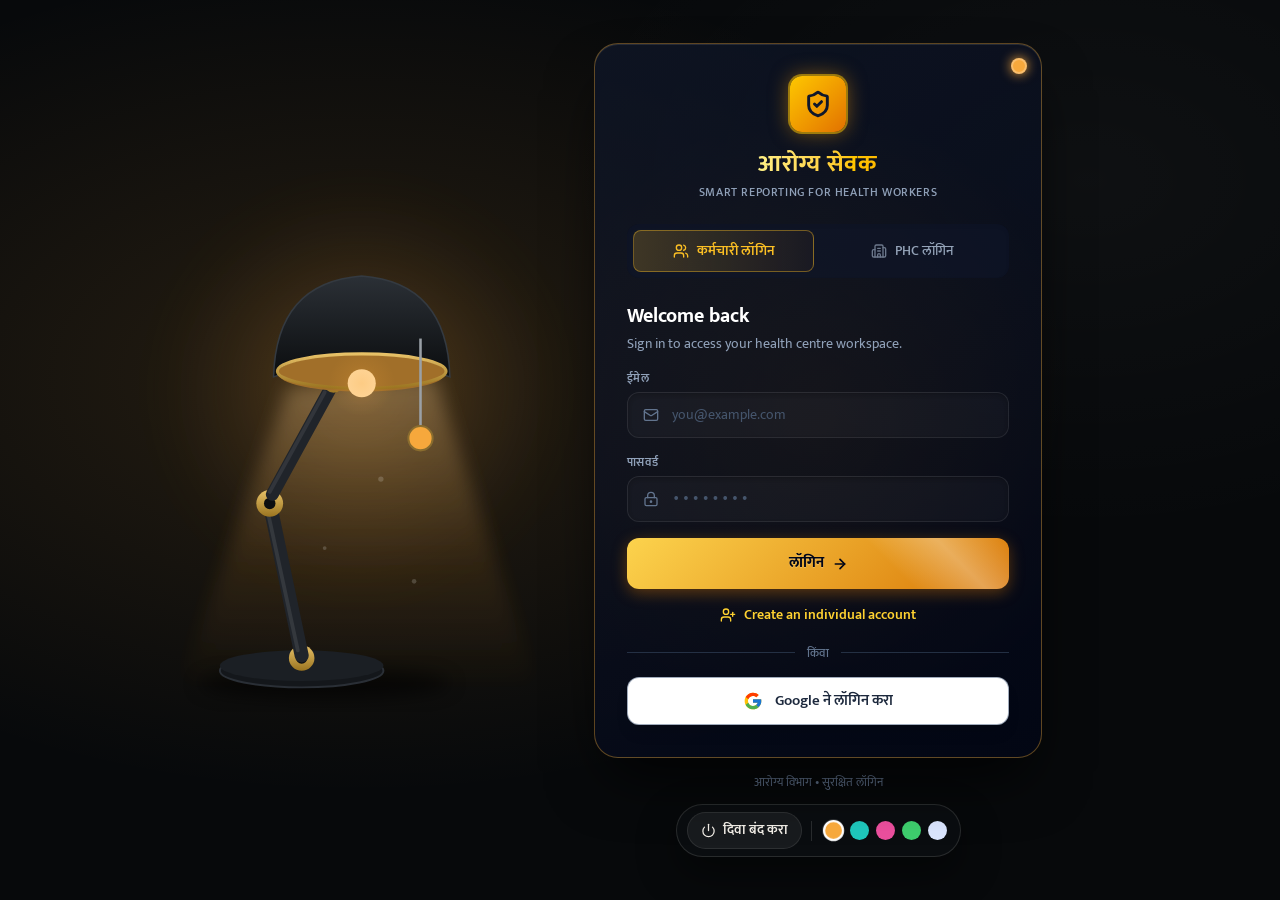
<file: index.html>
<!doctype html>
<html lang="mr">
  <head>
    <meta charset="UTF-8" />
    <meta name="viewport" content="width=device-width, initial-scale=1.0, maximum-scale=1.0, user-scalable=no" />
    <title>आरोग्य सेवक - स्मार्ट रिपोर्टिंग</title>
    <meta name="description" content="महाराष्ट्र शासन सार्वजनिक आरोग्य विभाग - उपकेंद्र आरोग्य सेवक दैनंदिन सर्वेक्षण, कंटेनर इंडेक्स (HI, CI, BI), पाणी व मीठ तपासणी, TB, कुष्ठरोग, मोतीबिंदू आकडेवारी, कॉलरा, गॅस्ट्रो, अतिसार, TCL व मासिक अहवाल प्रणाली" />
    <meta name="theme-color" content="#1A4A72" />
    <meta name="mobile-web-app-capable" content="yes" />
    <meta name="apple-mobile-web-app-capable" content="yes" />
    <meta name="apple-mobile-web-app-status-bar-style" content="black-translucent" />
    <meta name="apple-mobile-web-app-title" content="आरोग्य सेवक" />
    <link rel="manifest" href="/manifest.json" />
    <link rel="apple-touch-icon" href="/apple-touch-icon.png" />
    <link rel="icon" type="image/svg+xml" href="/icon.svg" />
    <link rel="icon" type="image/png" sizes="192x192" href="/pwa-192x192.png" />
    <meta property="og:title" content="आरोग्य सेवक - स्मार्ट रिपोर्टिंग" />
    <meta property="og:description" content="महाराष्ट्र शासन सार्वजनिक आरोग्य विभाग - उपकेंद्र आरोग्य सेवक दैनंदिन सर्वेक्षण, कंटेनर इंडेक्स (HI, CI, BI), पाणी व मीठ तपासणी, TB, कुष्ठरोग, मोतीबिंदू आकडेवारी, कॉलरा, गॅस्ट्रो, अतिसार, TCL व मासिक अहवाल प्रणाली" />
    <meta property="og:type" content="website" />
    <link rel="preconnect" href="https://fonts.googleapis.com">
    <link rel="preconnect" href="https://fonts.gstatic.com" crossorigin>
    <link href="https://fonts.googleapis.com/css2?family=Mukta:wght@300;400;500;600;700;800&family=Plus+Jakarta+Sans:wght@400;500;600;700&display=swap" rel="stylesheet">
    <script type="module" crossorigin src="/assets/index-B9cD1O9N.js"></script>
    <link rel="stylesheet" crossorigin href="/assets/index-rn57T3Iq.css">
  <link rel="manifest" href="/manifest.webmanifest"><script id="vite-plugin-pwa:register-sw" src="/registerSW.js"></script></head>
  <body class="bg-slate-50 text-slate-900 antialiased font-['Mukta',sans-serif]">
    <div id="root"></div>
  </body>
</html>
</file>
